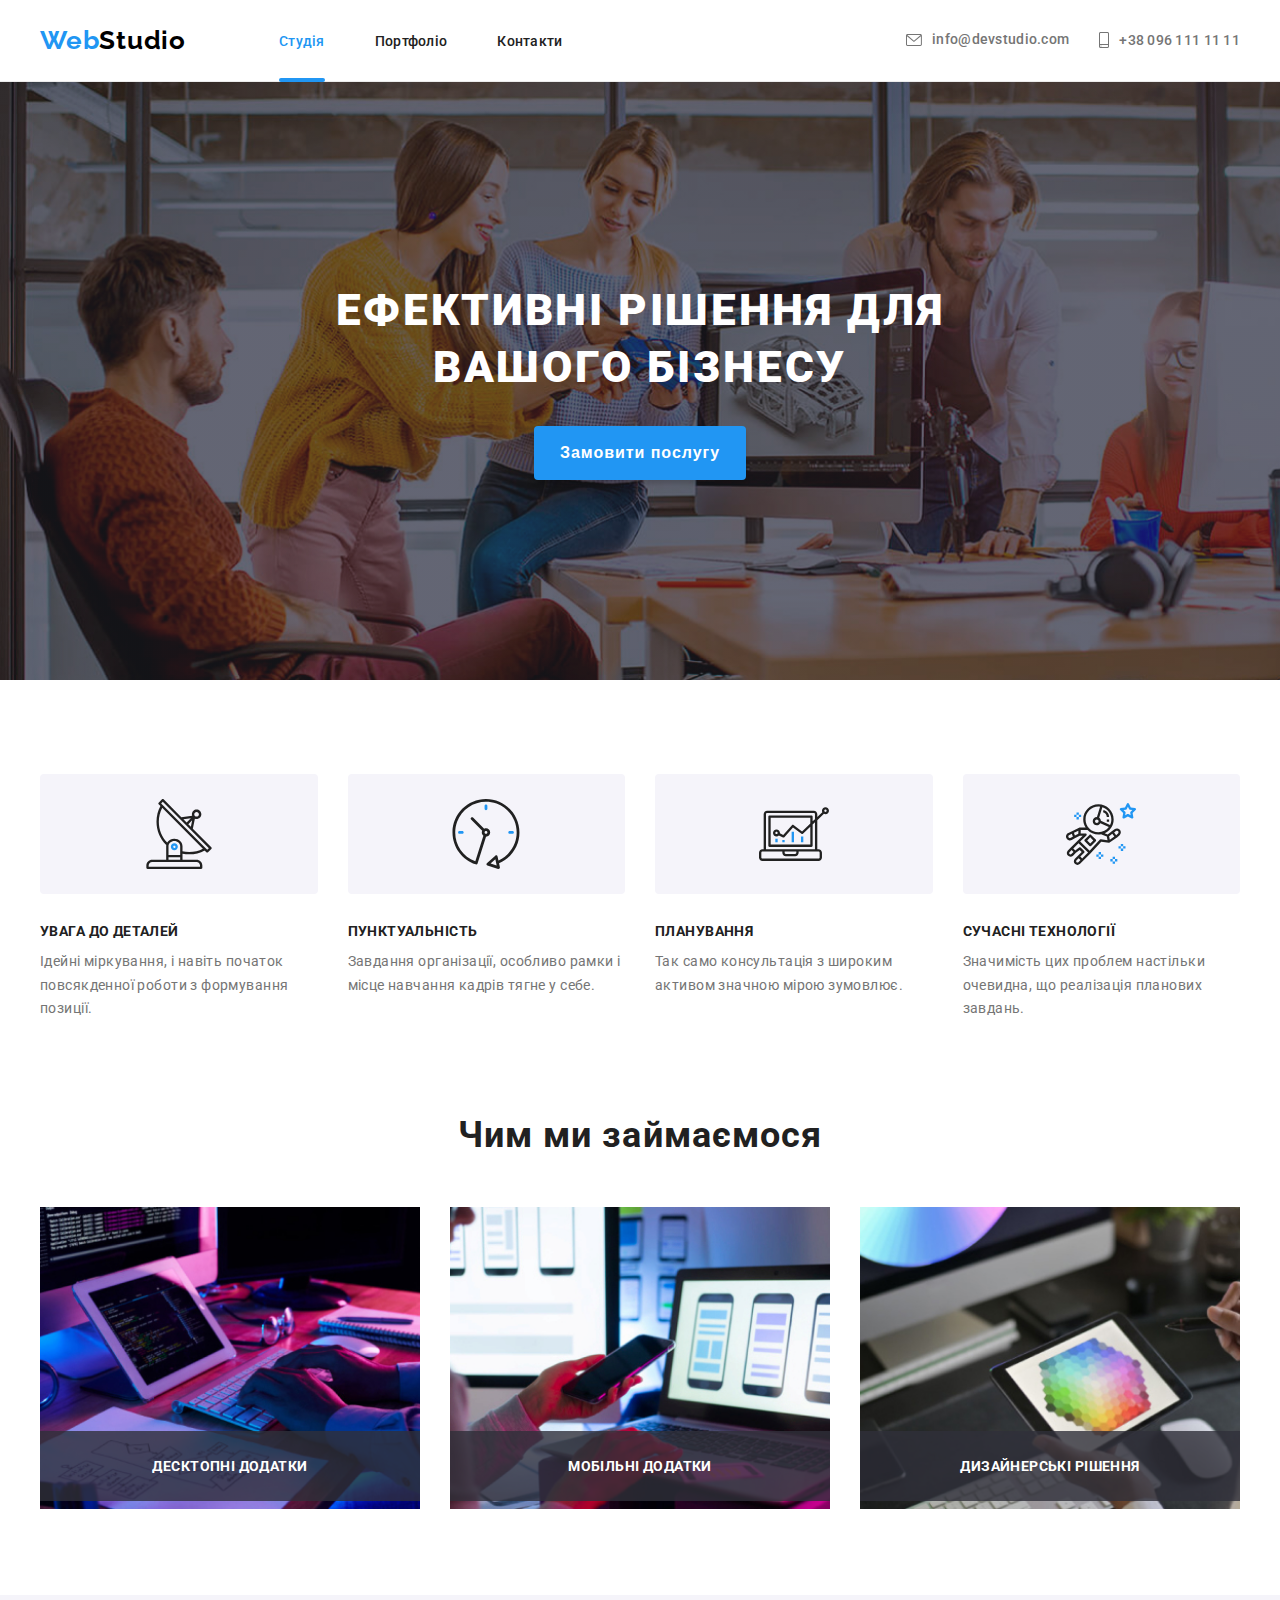
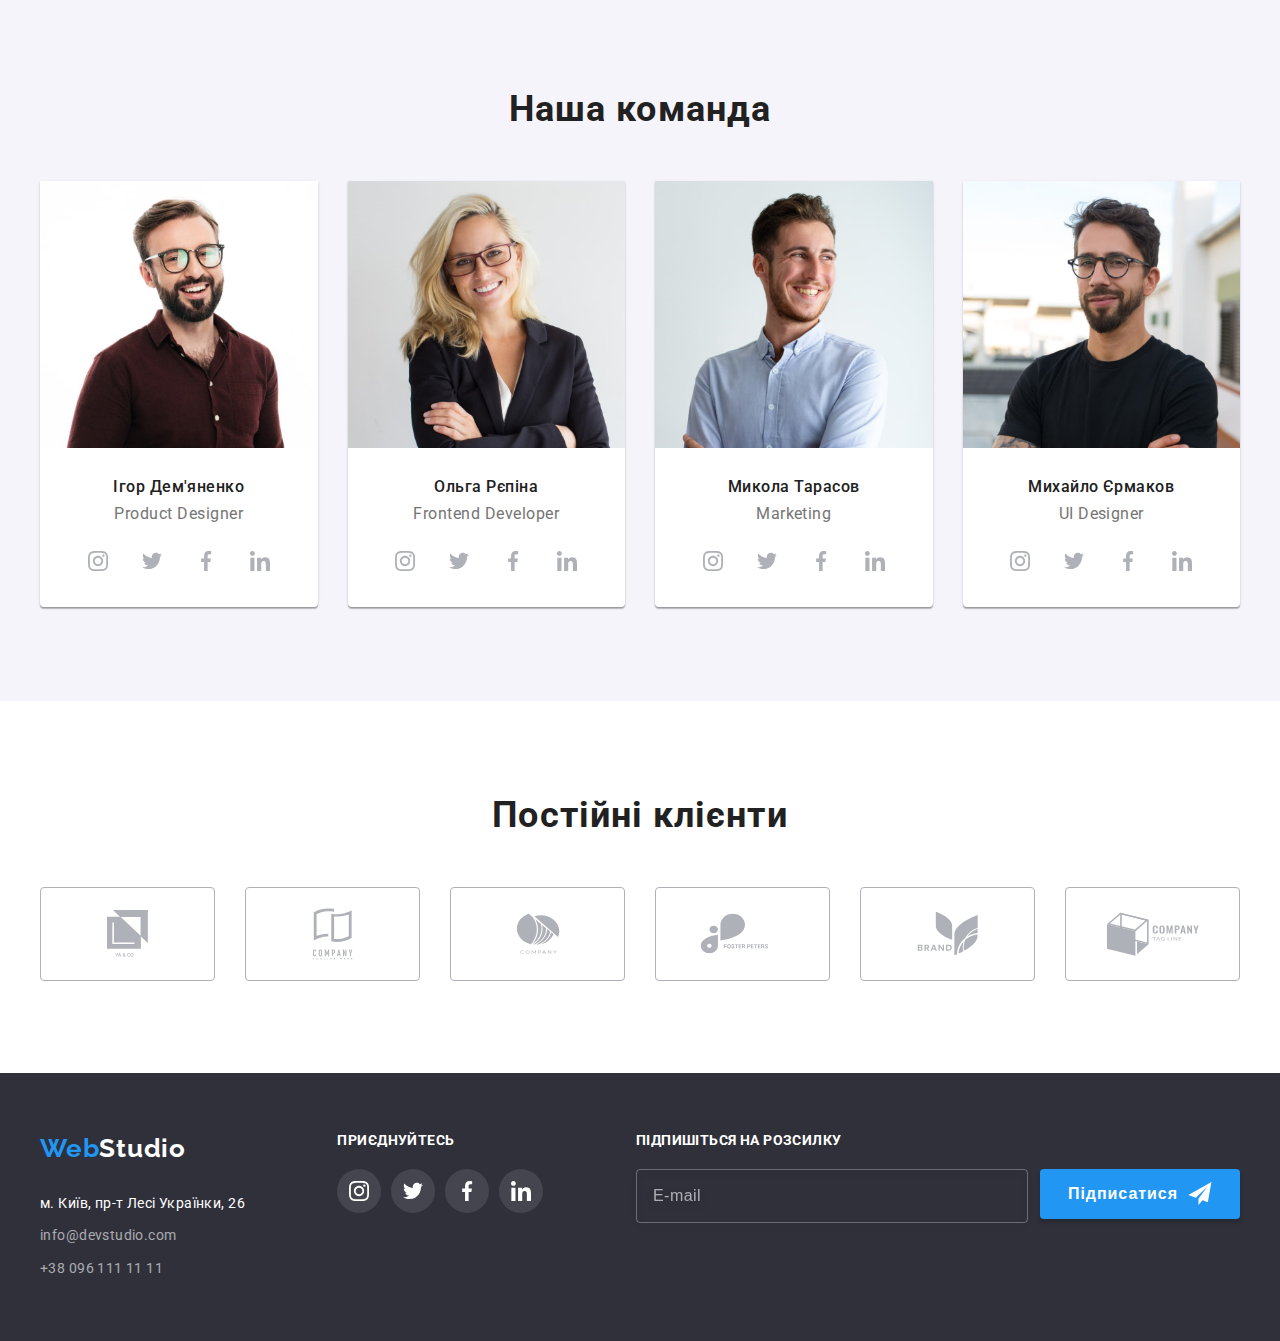
<file: index.html>
<!DOCTYPE html>
<html lang="uk">
  <head>
    <meta charset="UTF-8" />
    <meta http-equiv="X-UA-Compatible" content="IE=edge" />
    <meta name="viewport" content="width=device-width, initial-scale=1.0" />
    <title>Webstudio</title>
    <link rel="preconnect" href="https://fonts.googleapis.com" />
    <link rel="preconnect" href="https://fonts.gstatic.com" crossorigin />
    <link
      href="https://fonts.googleapis.com/css2?family=Raleway:wght@700&family=Roboto:wght@400;500;700;900&display=swap"
      rel="stylesheet"
    />
    <link rel="stylesheet" href="https://cdnjs.cloudflare.com/ajax/libs/modern-normalize/1.1.0/modern-normalize.min.css" integrity="sha512-wpPYUAdjBVSE4KJnH1VR1HeZfpl1ub8YT/NKx4PuQ5NmX2tKuGu6U/JRp5y+Y8XG2tV+wKQpNHVUX03MfMFn9Q==" crossorigin="anonymous" referrerpolicy="no-referrer" />
    <link rel="stylesheet" href="./css/main.min.css" />
  </head>
  <body>
    <header class="header">
      <div class="wrapper">
        <div class="header__content">
          <nav class="nav">
            <a href="./" lang="en" class="header__logo"><span class="logo--append">Web</span>Studio</a>
              <ul class="nav__list">
                <li class="nav__item"><a href="./" class="nav__link--selected">Студія</a></li>
                <li class="nav__item"><a href="./portfolio.html" class="nav__link">Портфоліо</a></li>
                <li class="nav__item"><a href="" class="nav__link">Контакти</a></li>
              </ul>
          </nav>
          <ul class="contacts">
            <li class="contacts__item">
            <a href="mailto:info@devstudio.com" class="contacts__link">
              <svg class="contacts__icon" width="16" height="12">
              <use href="./images/icons.svg#icon-envelope"></use>
            </svg><span>info@devstudio.com</span></a></li>
            <li class="contacts__item">
              <a href="tel:+380961111111" class="contacts__link">
                <svg class="contacts__icon" width="10" height="16">
                <use href="./images/icons.svg#icon-smartphone"></use>
              </svg><span>+38 096 111 11 11</span></a></li>
          </ul>
          <button type="button" 
            class="menu__button js-open-menu" 
            aria-expanded="false"
            aria-controls="mobile-menu"> 
            <svg width="40" height="40" aria-label="Button-to-menu">
              <use class="icon-menu" href="./images/icons.svg#icon-burger"></use>
            </svg>
          </button>
        </div>
      </div>
    </header>
    <div class="menu__container js-menu-container" id="mobile-menu">
      <button class="menu__button js-close-menu">
        <svg width="40" height="40">
          <use href="./images/icons.svg#icon-close_nav"></use>
        </svg>
      </button>
      <ul class="menu__pages">
        <li class="menu__item menu__item--selected"><a href="./index.html">Студія</a></li>
        <li class="menu__item"><a href="./portfolio.html">Портфоліо</a></li>
        <li class="menu__item"><a href="">Контакти</a></li>
      </ul>
      <ul class="menu__contacts">
        <li class="contacts-item__tel"><a href="tel:+380961111111">+380961111111</a></li>
        <li class="contacts-item__mail"><a href="mailto:info@devstudio.com">info@devstudio.com</a></li>
      </ul>
      <ul class="menu__links">
        <li class="menu__socials"><a href="">Instagram</a></li>
        <li class="menu__after">|</li>
        <li class="menu__socials"><a href="">Twitter</a></li>
        <li class="menu__after">|</li>
        <li class="menu__socials"><a href="">Facebook</a></li>
        <li class="menu__after">|</li>
        <li class="menu__socials"><a href="">LinkedIn</a></li>
      </ul>
    </div>
    <main>
      <section class="hero">
        <h1 class="hero__title">Ефективні рішення для<br> вашого бізнесу</h1>
        <button type="button" class="hero__button" data-modal-open>Замовити послугу</button>
        <div class="backdrop is-hidden" data-modal>
          <div class="modal">
            <button class="modal__close" data-modal-close>
              <svg class="modal__icon-close" width="11" height="11">
                <use href="./images/icons.svg#icon-close"></use>
              </svg>
            </button>
            <div class="modal__form">
              <form action="" name="" autocomplete="off" validate>
                <h1 class="modal__title">Залиште свої дані, ми вам передзвонимо</h1>
                    <label for="user_name" class="modal__label">Ім'я</label>
                    <div class="modal__form-field">
                    <svg width="12" height="12" class="modal__icon">
                      <use href="./images/icons.svg#icon-user"></use>
                    </svg>
                    <input class="modal__input" type="text" name="name" id="user_name" required>
                  </div>
                    <label for="user_tel" class="modal__label">Телефон</label>
                    <div class="modal__form-field">
                      <svg width="12" height="12" class="modal__icon">
                        <use href="./images/icons.svg#icon-tel"></use>
                      </svg>
                    <input class="modal__input" type="tel" name="tel" id="user_tel" required>
                  </div>
                    <label for="user_email" class="modal__label">Пошта</label>
                    <div class="modal__form-field">
                      <svg width="12" height="12" class="modal__icon">
                        <use href="./images/icons.svg#icon-email"></use>
                      </svg>
                    <input type="email" class="modal__input" name="email" id="user_email" required>
                  </div>
                  <label for="user_comment" class="modal__label">Коментар</label>
                  <div class="modal__form-field">
                    <textarea name="comment" class="modal__comment" id="user_comment" placeholder="Введіть текст"></textarea>
                  </div>
                  <div class="modal__check">
                    <label class="modal__check-title">
                      <input type="checkbox" name="agreement" value="agree" class="modal__agreement">
                      <svg width="11" height="8" class="modal__check-icon">
                      </svg>
                      Погоджуюся з розсилкою та приймаю <a href="" class="modal__check-link">Умови договору</a>
                    </label>
                    <button type="submit" class="modal__send">Відправити</button>
                  </div>
              </form>
            </div>
          </div>
        </div>
      </section>
      <section class="features">
        <div class="wrapper">
          <h2 class="hidden-title">Наші переваги</h2>
        <ul class="features-list">
          <li class="features-list__card">
              <div class="features-list__icon">
                <svg width="70" height="70">
                  <use href="./images/icons.svg#icon-antenna"></use>
                </svg>
              </div>
            <h3 class="features-list__title">УВАГА ДО ДЕТАЛЕЙ</h3>
            <p class="features-list__description">
              Ідейні міркування, і навіть початок повсякденної роботи з
              формування позиції.
            </p>
          </li>
          <li class="features-list__card">
            <div class="features-list__icon">
              <svg width="70" height="70">
                <use href="./images/icons.svg#icon-clock"></use>
              </svg>
            </div>
            <h3 class="features-list__title">ПУНКТУАЛЬНІСТЬ</h3>
            <p class="features-list__description">
              Завдання організації, особливо рамки і місце навчання кадрів тягне
              у себе.
            </p>
          </li>
          <li class="features-list__card">
            <div class="features-list__icon">
              <svg width="70" height="70">
                <use href="./images/icons.svg#icon-diagram"></use>
              </svg>
            </div>
            <h3 class="features-list__title">ПЛАНУВАННЯ</h3>
            <p class="features-list__description">
              Так само консультація з широким активом значною мірою зумовлює.
            </p>
          </li>
          <li class="features-list__card">
            <div class="features-list__icon">
              <svg width="70" height="70">
                <use href="./images/icons.svg#icon-astronaut"></use>
              </svg>
            </div>
            <h3 class="features-list__title">СУЧАСНІ ТЕХНОЛОГІЇ</h3>
            <p class="features-list__description">
              Значимість цих проблем настільки очевидна, що реалізація планових
              завдань.
            </p>
          </li>
        </ul>
        <div class="activity">
          <h2 class="section-title">Чим ми займаємося</h2>
          <ul class="activity__list">
            <li class="activity__card">
              <img 
              srcset="./images/box 1.jpg 1x, ./images/box 1@2x.jpg 2x"
              src="./images/box 1.jpg" alt="Написання коду" width="370" />
              <p class="activity__label">Десктопні додатки</p>
            </li>
            <li class="activity__card">
              <img 
              srcset="./images/box 2.jpg 1x, ./images/box 2@2x.jpg 2x"
              src="./images/box 2.jpg" alt="Веб-програмування" width="370" />
              <p class="activity__label">Мобільні додатки</p>
            </li>
            <li class="activity__card">
              <img 
              srcset="./images/box 3.jpg 1x, ./images/box 3@2x.jpg 2x"
              src="./images/box 3.jpg" alt="Веб-дизайн" width="370" />
              <p class="activity__label">Дизайнерські рішення</p>
            </li>
          </ul>
        </div>
        </div>
      </section>
      <section class="team">
        <div class="wrapper">
          <h2 class="section-title">Наша команда</h2>
        <ul class="team__list">
          <li class="team__card">
            <img 
            srcset="./images/img1.jpg 1x, ./images/img1@2x.jpg 2x"
            src="./images/img1.jpg" alt="Ігор Дем'яненко" width="270" />
            <div class="team__text">
              <h3 class="team__name">Ігор Дем'яненко</h3>
            <p lang="en" class="team__position">Product Designer</p>
            </div>
            <ul class="social-list">
              <li class="social-list__item">
               <a href="" class="social-list__link--light">
                <svg class="social-list__icon" width="20" height="20">
                  <use href="./images/icons.svg#icon-instagram"></use>
                </svg>
               </a>
              </li>
              <li class="social-list__item">
                <a href="" class="social-list__link--light">
                  <svg class="social-list__icon" width="20" height="20">
                    <use href="./images/icons.svg#icon-twitter"></use>
                  </svg>
                 </a>
              </li>
              <li class="social-list__item">
                <a href="" class="social-list__link--light">
                  <svg class="social-list__icon" width="20" height="20">
                    <use href="./images/icons.svg#icon-facebook"></use>
                  </svg>
                 </a>
              </li>
              <li class="social-list__item">
                <a href="" class="social-list__link--light">
                  <svg class="social-list__icon" width="20" height="20">
                    <use href="./images/icons.svg#icon-linkedin"></use>
                  </svg>
                 </a>
              </li>
            </ul>
          </li>
          <li class="team__card">
            <img
            srcset="./images/img2.jpg 1x, ./images/img2@2x.jpg 2x" 
            src="./images/img2.jpg" alt="Ольга Рєпіна" width="270" />
            <div class="team__text">
              <h3 class="team__name">Ольга Рєпіна</h3>
              <p lang="en" class="team__position">Frontend Developer</p>
            </div>
            <ul class="social-list">
              <li class="social-list__item">
               <a href="" class="social-list__link--light">
                <svg class="social-list__icon" width="20" height="20">
                  <use href="./images/icons.svg#icon-instagram"></use>
                </svg>
               </a>
              </li>
              <li class="social-list__item">
                <a href="" class="social-list__link--light">
                  <svg class="social-list__icon" width="20" height="20">
                    <use href="./images/icons.svg#icon-twitter"></use>
                  </svg>
                 </a>
              </li>
              <li class="social-list__item">
                <a href="" class="social-list__link--light">
                  <svg class="social-list__icon" width="20" height="20">
                    <use href="./images/icons.svg#icon-facebook"></use>
                  </svg>
                 </a>
              </li>
              <li class="social-list__item">
                <a href="" class="social-list__link--light">
                  <svg class="social-list__icon" width="20" height="20">
                    <use href="./images/icons.svg#icon-linkedin"></use>
                  </svg>
                 </a>
              </li>
            </ul>
          </li>
          <li class="team__card">
            <img
            srcset="./images/img3.jpg 1x, ./images/img3@2x.jpg 2x" 
            src="./images/img3.jpg" alt="Микола Тарасов" width="270" />
            <div class="team__text">
              <h3 class="team__name">Микола Тарасов</h3>
              <p lang="en" class="team__position">Marketing</p>
            </div>
            <ul class="social-list">
              <li class="social-list__item">
               <a href="" class="social-list__link--light">
                <svg class="social-list__icon" width="20" height="20">
                  <use href="./images/icons.svg#icon-instagram"></use>
                </svg>
               </a>
              </li>
              <li class="social-list__item">
                <a href="" class="social-list__link--light">
                  <svg class="social-list__icon" width="20" height="20">
                    <use href="./images/icons.svg#icon-twitter"></use>
                  </svg>
                 </a>
              </li>
              <li class="social-list__item">
                <a href="" class="social-list__link--light">
                  <svg class="social-list__icon" width="20" height="20">
                    <use href="./images/icons.svg#icon-facebook"></use>
                  </svg>
                 </a>
              </li>
              <li class="social-list__item">
                <a href="" class="social-list__link--light">
                  <svg class="social-list__icon" width="20" height="20">
                    <use href="./images/icons.svg#icon-linkedin"></use>
                  </svg>
                 </a>
              </li>
            </ul>
          </li>
          <li class="team__card">
            <img 
            srcset="./images/img4.jpg 1x, ./images/img4@2x.jpg 2x"
            src="./images/img4.jpg" alt="Михайло Єрмаков" width="270" />
            <div class="team__text">
              <h3 class="team__name">Михайло Єрмаков</h3>
              <p lang="en" class="team__position">UI Designer</p>
            </div>
            <ul class="social-list">
              <li class="social-list__item">
               <a href="" class="social-list__link--light">
                <svg class="social-list__icon" width="20" height="20">
                  <use href="./images/icons.svg#icon-instagram"></use>
                </svg>
               </a>
              </li>
              <li class="social-list__item">
                <a href="" class="social-list__link--light">
                  <svg class="social-list__icon" width="20" height="20">
                    <use href="./images/icons.svg#icon-twitter"></use>
                  </svg>
                 </a>
              </li>
              <li class="social-list__item">
                <a href="" class="social-list__link--light">
                  <svg class="social-list__icon" width="20" height="20">
                    <use href="./images/icons.svg#icon-facebook"></use>
                  </svg>
                 </a>
              </li>
              <li class="social-list__item">
                <a href="" class="social-list__link--light">
                  <svg class="social-list__icon" width="20" height="20">
                    <use href="./images/icons.svg#icon-linkedin"></use>
                  </svg>
                 </a>
              </li>
            </ul>
          </li>
        </ul>
        </div>
      </section>
      <section class="clients">
        <div class="wrapper">
          <h2 class="section-title">Постійні клієнти</h2>
          <ul class="clients__list">
            <li class="clients__card">
              <a href="" class="clients__link">              
                <svg class="clients__icon" width="41" height="47">
                <use href="./images/icons.svg#icon-group1"></use>
              </svg></a>
            </li>
            <li class="clients__card">
              <a href=""  class="clients__link"> 
                <svg class="clients__icon" width="40" height="52">
                <use href="./images/icons.svg#icon-group2" ></use>
              </svg></a>
            </li>
            <li class="clients__card">
              <a href="" class="clients__link">              
                <svg class="clients__icon" width="44" height="41">
                <use href="./images/icons.svg#icon-group3"></use>
              </svg></a>
            </li>
            <li class="clients__card">
              <a href="" class="clients__link">              
                <svg class="clients__icon" width="85" height="41">
                <use href="./images/icons.svg#icon-group4"></use>
              </svg></a>
            </li>
            <li class="clients__card">
              <a href="" class="clients__link">              
                <svg class="clients__icon" width="62" height="45">
                <use href="./images/icons.svg#icon-group5"></use>
              </svg></a>
            </li>
            <li class="clients__card">
              <a href="" class="clients__link">
                <svg class="clients__icon" width="94" height="44">
                  <use href="./images/icons.svg#icon-group6"></use>
                </svg>
              </a>
            </li>
          </ul>
        </div>
      </section>
    </main>
    <footer class="footer">
      <div class="wrapper">
        <div class="footer__content">
          <div class="address">
            <a href="./" lang="en" class="footer__logo"><span class="logo--append">Web</span><span>Studio</span></a>
            <address>
              <ul class="address-list">
                <li class="address-list__item">
                  <a
                    href="https://www.google.com/maps/d/u/0/viewer?mid=10uSM3H-mIU3GznYo2szRIEphczw&hl=en_US&ll=50.42732700000001%2C30.538092&z=17"
                     class="address-list__link">м. Київ, пр-т Лесі Українки, 26</a
                  >
                </li>
                <li class="address-list__item">
                  <a href="mailto:mailto:info@devstudio.com" class="address-list__link">info@devstudio.com</a>
                </li>
                <li class="address-list__item "><a href="tel:+380961111111" class="address-list__link">+38 096 111 11 11</a></li>
              </ul>
            </address>
          </div>
          <div class="social">
            <h3 class="footer__title">приєднуйтесь</h3>
            <ul class="social-list">
              <li class="social-list__item">
                <a href="" class="social-list__link--dark">
                  <svg class="social-list__icon" width="20" height="20">
                    <use href="./images/icons.svg#icon-instagram"></use>
                  </svg>
                </a>
              </li>
              <li class="social-list__item">
                <a href="" class="social-list__link--dark">
                  <svg class="social-list__icon"  width="20" height="20">
                    <use href="./images/icons.svg#icon-twitter"></use>
                  </svg>
                </a>
              </li>
              <li class="social-list__item">
                <a href="" class="social-list__link--dark">                
                  <svg class="social-list__icon" width="20" height="20">
                  <use href="./images/icons.svg#icon-facebook"></use>
                </svg></a>
              </li>
              <li class="social-list__item">
                <a href="" class="social-list__link--dark">
                  <svg class="social-list__icon" width="20" height="20">
                    <use href="./images/icons.svg#icon-linkedin"></use>
                  </svg>
                </a>
              </li>
            </ul>
          </div>
          <div class="subscribe">
            <h3 class="footer__title">Підпишіться на розсилку</h3>
            <form action="" autocomplete="off" name="news" class="subscribe__form">
              <input type="email" name="email" placeholder="E-mail" class="subscribe__input">
              <button type="submit" class="subscribe__button">Підписатися
                <svg width="24" height="24" class="subscribe__icon">
                  <use href="./images/icons.svg#icon-send"></use>
                </svg>
              </button>
            </form>
          </div>
        </div>
      </div>
    </footer>
    <script src="./js/modal.js"></script>
    <script src="./js/mobile-menu.js"></script> 
  </body>
</html>
</file>
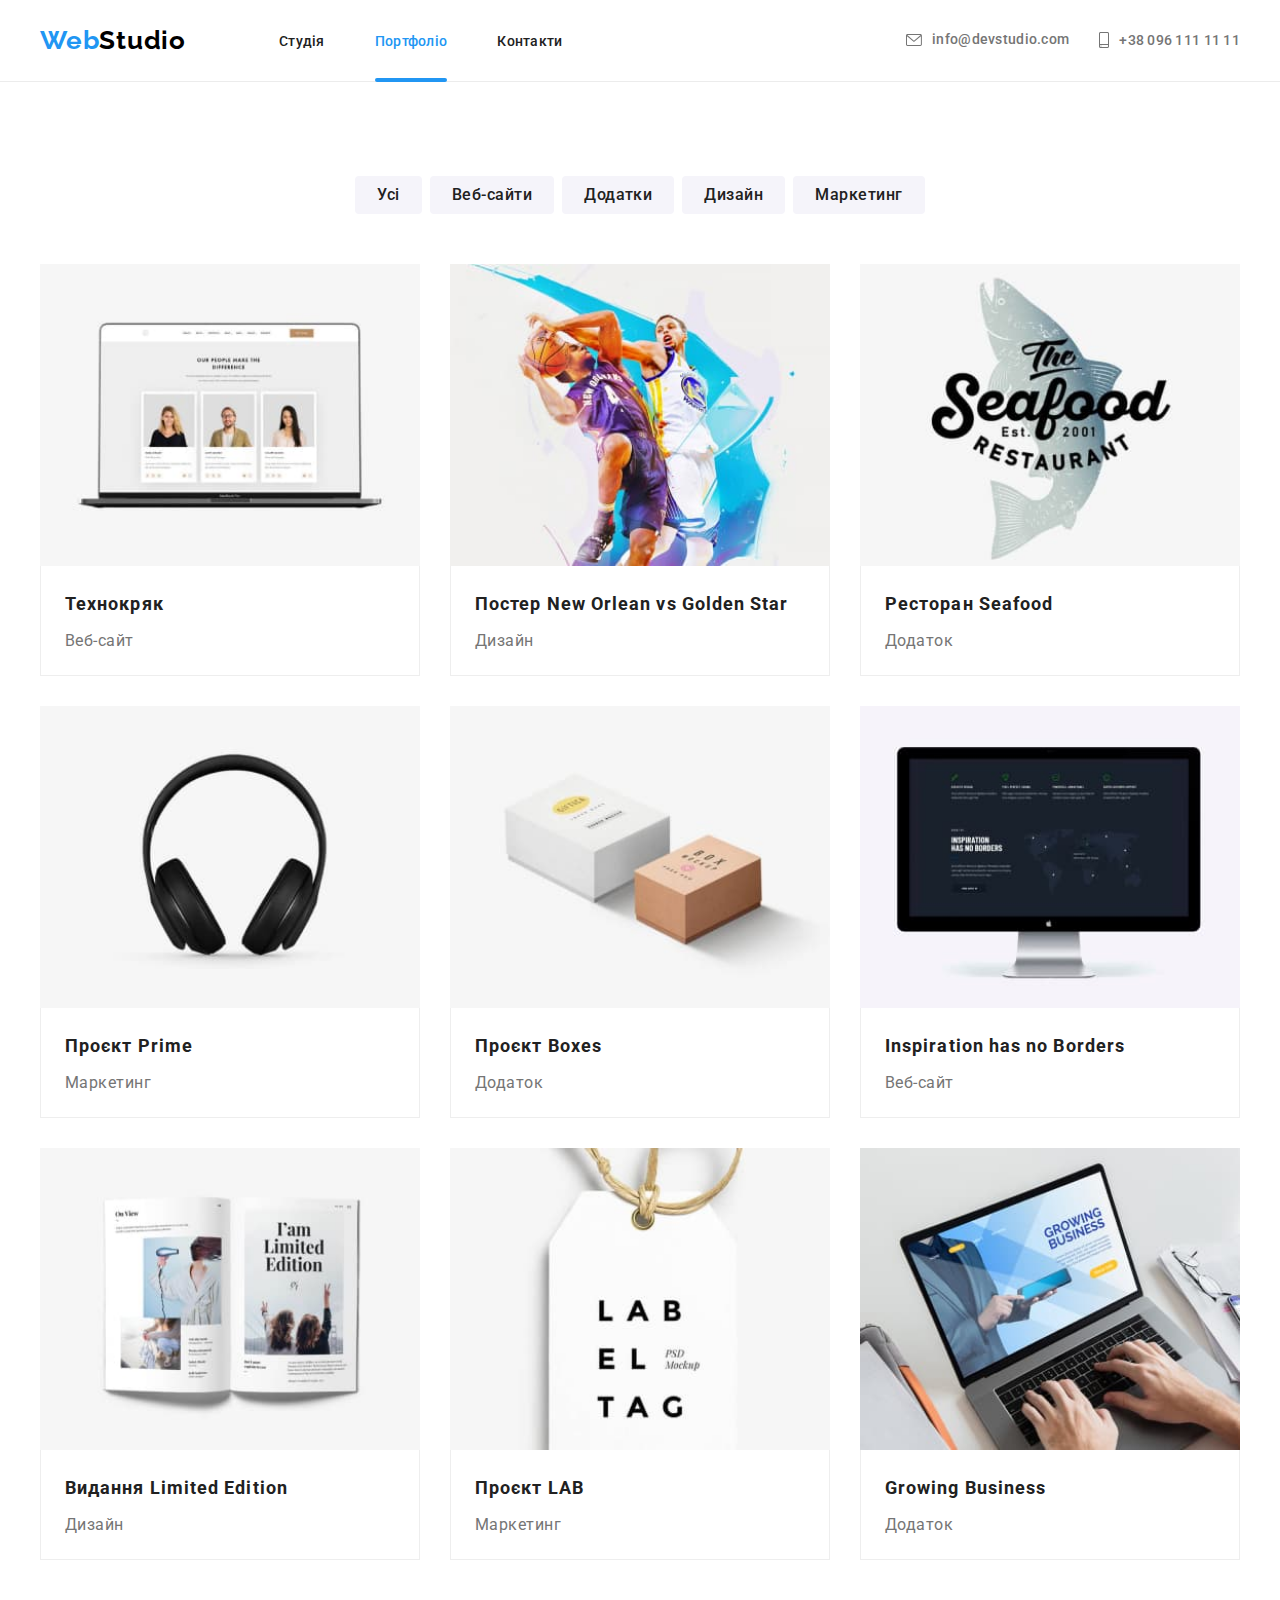
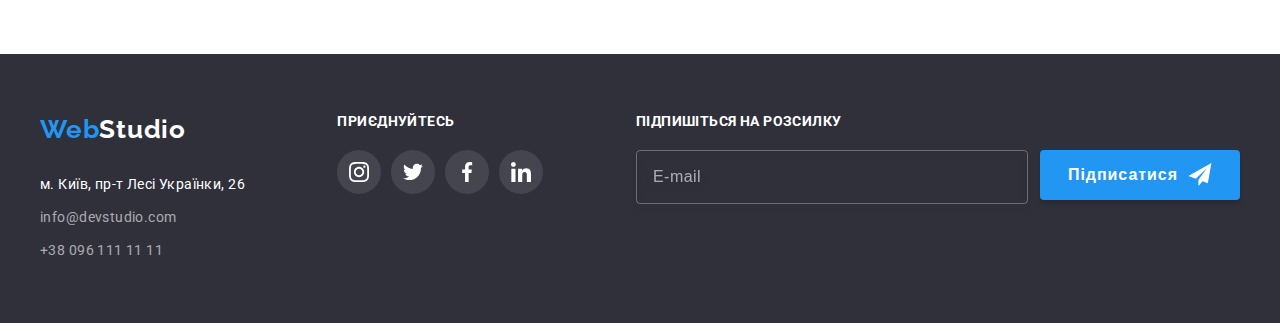
<file: portfolio.html>
<!DOCTYPE html>
<html lang="uk">
  <head>
    <meta charset="UTF-8" />
    <meta http-equiv="X-UA-Compatible" content="IE=edge" />
    <meta name="viewport" content="width=device-width, initial-scale=1.0" />
    <title>Portfolio</title>
    <link rel="preconnect" href="https://fonts.googleapis.com" />
    <link rel="preconnect" href="https://fonts.gstatic.com" crossorigin />
    <link
      href="https://fonts.googleapis.com/css2?family=Raleway:wght@700&family=Roboto:wght@400;500;700;900&display=swap"
      rel="stylesheet"
    />
    <link rel="stylesheet" href="https://cdnjs.cloudflare.com/ajax/libs/modern-normalize/1.1.0/modern-normalize.min.css" integrity="sha512-wpPYUAdjBVSE4KJnH1VR1HeZfpl1ub8YT/NKx4PuQ5NmX2tKuGu6U/JRp5y+Y8XG2tV+wKQpNHVUX03MfMFn9Q==" crossorigin="anonymous" referrerpolicy="no-referrer" />
    <link rel="stylesheet" href="./css/main.min.css" />
  </head>
  <body>
    <header class="header">
      <div class="wrapper">
        <div class="header__content">
          <nav class="nav">
            <a href="./" lang="en" class="header__logo"><span class="logo--append">Web</span>Studio</a>
              <ul class="nav__list">
                <li class="nav__item"><a href="./" class="nav__link">Студія</a></li>
                <li class="nav__item"><a href="./portfolio.html" class="nav__link--selected">Портфоліо</a></li>
                <li class="nav__item"><a href="" class="nav__link">Контакти</a></li>
              </ul>
          </nav>
          <ul class="contacts">
            <li class="contacts__item">
            <a href="mailto:info@devstudio.com" class="contacts__link">
              <svg class="contacts__icon" width="16" height="12">
              <use href="./images/icons.svg#icon-envelope"></use>
            </svg><span>info@devstudio.com</span></a></li>
            <li class="contacts__item">
              <a href="tel:+380961111111" class="contacts__link">
                <svg class="contacts__icon" width="10" height="16">
                <use href="./images/icons.svg#icon-smartphone"></use>
              </svg><span>+38 096 111 11 11</span></a></li>
          </ul>
          <button type="button" 
            class="menu__button js-open-menu" 
            aria-expanded="false"
            aria-controls="mobile-menu"> 
            <svg width="40" height="40" aria-label="Button-to-menu">
              <use class="icon-menu" href="./images/icons.svg#icon-burger"></use>
            </svg>
          </button>
        </div>
      </div>
    </header>
    <main>
        <section class="portfolio">
            <div class="wrapper">
                <h2 class="hidden-title">Портфоліо</h2>
                <ul class="filter">
                  <li class="filter__item"><button type="button" data-filter="all" class="filter__button">Усі</button></li>
                  <li class="filter__item"><button type="button" data-filter="web" class="filter__button">Веб-сайти</button></li>
                  <li class="filter__item"><button type="button" data-filter="app" class="filter__button">Додатки</button></li>
                  <li class="filter__item"><button type="button" data-filter="design" class="filter__button">Дизайн</button></li>
                  <li class="filter__item"><button type="button" data-filter="marketing" class="filter__button">Маркетинг</button></li>
                </ul>
                <ul class="projects">
                  <li class="projects__card f_web">
                    <div class="projects__image">
                      <img 
                      srcset="./images/project1.jpg 1x, ./images/project1@2x.jpg 2x"
                      src="./images/project1.jpg" alt="Технокряк" width="370" />
                        <p class="projects__description">Ресурс пропонує комплексні пропозиції з різним рівнем функціоналу та сервісів. Все це дозволить відвідувачу отримати вичерпні відомості про компанію чи приватну особу.</p>
                    </div>
                    <div class="projects__text">
                      <h3 class="projects__name">Технокряк</h3>
                      <p class="projects__filter">Веб-сайт</p>
                    </div>
                  </li>
                  <li class="projects__card f_design">
                    <div class="projects__image">
                      <img
                      srcset="./images/project2.jpg 1x, ./images/project2@2x.jpg 2x"
                      src="./images/project2.jpg"
                      alt="Постер New Orlean vs Golden Star" width="370"
                    />
                    <p class="projects__description"></p>
                    </div>
                    <div class="projects__text">
                      <h3 class="projects__name">Постер New Orlean vs Golden Star</h3>
                      <p class="projects__filter">Дизайн</p>
                    </div>
                  </li>
                  <li class="projects__card f_app">
                    <div class="projects__image">
                      <img 
                      srcset="./images/project3.jpg 1x, ./images/project3@2x.jpg 2x"
                      src="./images/project3.jpg" alt="Ресторан Seafood" width="370" />
                      <p class="projects__description"></p>
                    </div>
                    <div class="projects__text">
                      <h3 class="projects__name">Ресторан Seafood</h3>
                      <p class="projects__filter">Додаток</p>
                    </div>
                  </li>
                  <li class="projects__card f_marketing">
                    <div class="projects__image">
                      <img 
                      srcset="./images/project4.jpg 1x, ./images/project4@2x.jpg 2x"
                      src="./images/project4.jpg" alt="Проєкт Prime" width="370" />
                      <p class="projects__description"></p>
                    </div>
                    <div class="projects__text">
                      <h3 class="projects__name">Проєкт Prime</h3>
                      <p class="projects__filter">Маркетинг</p>
                    </div>
                  </li>
                  <li class="projects__card f_app">
                    <div class="projects__image">
                      <img 
                      srcset="./images/project5.jpg 1x, ./images/project5@2x.jpg 2x"
                      src="./images/project5.jpg" alt="Проєкт Boxes" width="370" />
                      <p class="projects__description"></p>
                    </div>
                    <div class="projects__text">
                      <h3 class="projects__name">Проєкт Boxes</h3>
                      <p class="projects__filter">Додаток</p>
                    </div>
                  </li>
                  <li class="projects__card f_web">
                    <div class="projects__image">     
                      <img 
                      srcset="./images/project6.jpg 1x, ./images/project6@2x.jpg 2x"
                      src="./images/project6.jpg" alt="Inspiration has no Borders" width="370" />
                      <p class="projects__description"></p>
                    </div>
                    <div class="projects__text">
                      <h3 class="projects__name">Inspiration has no Borders</h3>
                      <p class="projects__filter">Веб-сайт</p>
                    </div>
                  </li>
                  <li class="projects__card f_design">
                  <div class="projects__image">
                    <img 
                    srcset="./images/project7.jpg 1x, ./images/project7@2x.jpg 2x"
                    src="./images/project7.jpg" alt="Видання Limited Edition" width="370" />
                    <p class="projects__description"></p>
                  </div>
                    <div class="projects__text">
                      <h3 class="projects__name">Видання Limited Edition</h3>
                      <p class="projects__filter">Дизайн</p>
                    </div>
                  </li>
                  <li class="projects__card f_marketing">
                    <div class="projects__image">
                      <img 
                      srcset="./images/project8.jpg 1x, ./images/project8@2x.jpg 2x"
                      src="./images/project8.jpg" alt="Проєкт LAB" width="370" />
                      <p class="projects__description"></p>
                    </div>
                    <div class="projects__text">
                      <h3 class="projects__name">Проєкт LAB</h3>
                      <p class="projects__filter">Маркетинг</p>
                    </div>
                  </li>
                  <li class="projects__card f_app">
                    <div class="projects__image">
                      <img 
                      srcset="./images/project9.jpg 1x, ./images/project9@2x.jpg 2x"
                      src="./images/project9.jpg" alt="Growing Business" width="370" />
                      <p class="projects__description"></p>
                    </div>
                    <div class="projects__text">
                      <h3 class="projects__name">Growing Business</h3>
                      <p class="projects__filter">Додаток</p>
                    </div>
                  </li>
                </ul>
              </div>
        </section>
    </main>
    <footer class="footer">
        <div class="wrapper">
          <div class="footer__content">
            <div class="address">
              <a href="./" lang="en" class="footer__logo"><span class="logo--append">Web</span><span>Studio</span></a>
              <address>
                <ul class="address-list">
                  <li class="address-list__item">
                    <a
                      href="https://www.google.com/maps/d/u/0/viewer?mid=10uSM3H-mIU3GznYo2szRIEphczw&hl=en_US&ll=50.42732700000001%2C30.538092&z=17"
                       class="address-list__link">м. Київ, пр-т Лесі Українки, 26</a
                    >
                  </li>
                  <li class="address-list__item">
                    <a href="mailto:mailto:info@devstudio.com" class="address-list__link">info@devstudio.com</a>
                  </li>
                  <li class="address-list__item "><a href="tel:+380961111111" class="address-list__link">+38 096 111 11 11</a></li>
                </ul>
              </address>
            </div>
            <div class="social">
              <h3 class="footer__title">приєднуйтесь</h3>
              <ul class="social-list">
                <li class="social-list__item">
                  <a href="" class="social-list__link--dark">
                    <svg class="social-list__icon" width="20" height="20">
                      <use href="./images/icons.svg#icon-instagram"></use>
                    </svg>
                  </a>
                </li>
                <li class="social-list__item">
                  <a href="" class="social-list__link--dark">
                    <svg class="social-list__icon"  width="20" height="20">
                      <use href="./images/icons.svg#icon-twitter"></use>
                    </svg>
                  </a>
                </li>
                <li class="social-list__item">
                  <a href="" class="social-list__link--dark">                
                    <svg class="social-list__icon" width="20" height="20">
                    <use href="./images/icons.svg#icon-facebook"></use>
                  </svg></a>
                </li>
                <li class="social-list__item">
                  <a href="" class="social-list__link--dark">
                    <svg class="social-list__icon" width="20" height="20">
                      <use href="./images/icons.svg#icon-linkedin"></use>
                    </svg>
                  </a>
                </li>
              </ul>
            </div>
            <div class="subscribe">
              <h3 class="footer__title">Підпишіться на розсилку</h3>
              <form action="" autocomplete="off" name="news" class="subscribe__form">
                <input type="email" name="email" placeholder="E-mail" class="subscribe__input">
                <button type="submit" class="subscribe__button">Підписатися
                  <svg width="24" height="24" class="subscribe__icon">
                    <use href="./images/icons.svg#icon-send"></use>
                  </svg>
                </button>
              </form>
            </div>
          </div>
        </div>
      </footer>
      <div class="menu__container js-menu-container" id="mobile-menu">
        <button class="menu__button js-close-menu">
          <svg width="40" height="40">
            <use href="./images/icons.svg#icon-close_nav"></use>
          </svg>
        </button>
        <ul class="menu__pages">
          <li class="menu__item"><a href="./index.html" class="menu__link">Студія</a></li>
          <li class="menu__item menu__item--selected"><a href="./portfolio.html" class="menu__link">Портфоліо</a></li>
          <li class="menu__item"><a href="" class="menu__link">Контакти</a></li>
        </ul>
        <ul class="menu__contacts">
          <li class="contacts-item__tel"><a href="tel:+380961111111">+380961111111</a></li>
          <li class="contacts-item__mail"><a href="mailto:info@devstudio.com">info@devstudio.com</a></li>
        </ul>
        <ul class="menu__links">
          <li class="menu__socials"><a href="">Instagram</a></li>
          <li class="menu__after">|</li>
          <li class="menu__socials"><a href="">Twitter</a></li>
          <li class="menu__after">|</li>
          <li class="menu__socials"><a href="">Facebook</a></li>
          <li class="menu__after">|</li>
          <li class="menu__socials"><a href="">LinkedIn</a></li>
        </ul>
      </div>
    <script src="./js/modal.js"></script>
    <script src="./js/mobile-menu.js"></script> 
    <script src="./js/filter-portfolio.js"></script>
  </body>
</html>
</file>
<file: css/main.min.css>
.address-list,.filter,.clients__list,.social-list,.activity__list,.menu__links,.nav__list{display:-webkit-box;display:-ms-flexbox;display:flex;list-style:none;padding-left:0;margin:0}.projects,.team__list,.features-list,.menu__contacts,.menu__pages,.contacts{list-style:none;padding-left:0;margin:0}.footer__title,.projects__name,.team__position,.team__name,.features-list__description,.modal__title,.hero__title,.section-title{margin-top:0}.address-list__link,.contacts__link,.nav__link,.nav__link--selected,.footer__logo,.header__logo{text-decoration:none;color:inherit}.address-list{font-style:normal}.footer__logo,.header__logo{font-family:"Raleway",sans-serif;font-size:24px;line-height:1.16666;font-weight:700;letter-spacing:.03em}@media screen and (min-width: 1200px){.footer__logo,.header__logo{font-size:26px;line-height:1.19}}.nav__link::after,.nav__link--selected::after{content:"";height:4px;position:absolute;background-color:#2196f3;border-radius:2px;bottom:-33px}.subscribe__button,.modal__send,.hero__button{font-weight:700;font-size:16px;line-height:1.875;text-align:center;letter-spacing:.06em;color:#fff;background-color:#2196f3;-webkit-box-shadow:0px 4px 4px rgba(0,0,0,.15);box-shadow:0px 4px 4px rgba(0,0,0,.15);border-radius:4px;border-color:rgba(0,0,0,0);cursor:pointer;-webkit-transition:background-color 250ms cubic-bezier(0.4, 0, 0.2, 1);transition:background-color 250ms cubic-bezier(0.4, 0, 0.2, 1)}body{margin:0;padding:0;font-family:"Roboto","Helvetica","Tahoma",sans-serif;color:#212121;background-color:#f5f4fa}.wrapper{padding-left:15px;padding-right:15px;margin:0 auto;max-width:480px}@media screen and (min-width: 768px){.wrapper{max-width:768px}}@media screen and (min-width: 1200px){.wrapper{max-width:1200px}}.section-title{font-weight:700;font-size:28px;line-height:1.18;text-align:center;letter-spacing:.03em;margin-bottom:30px}@media screen and (min-width: 1200px){.section-title{font-size:36px;line-height:1.16;margin-bottom:50px}}a{text-decoration:none;color:inherit}img{display:block;width:100%;height:auto}.logo--append{color:#2196f3}.header__logo{color:#000}.footer__logo{color:#fff}.header{background-color:#fff;border-bottom:1px solid #ececec}.header__content{display:-webkit-box;display:-ms-flexbox;display:flex;-webkit-box-align:center;-ms-flex-align:center;align-items:center;-webkit-box-pack:justify;-ms-flex-pack:justify;justify-content:space-between;position:relative}.nav{display:-webkit-box;display:-ms-flexbox;display:flex;-webkit-box-align:center;-ms-flex-align:center;align-items:center}.nav__list{-webkit-box-align:center;-ms-flex-align:center;align-items:center;margin-left:88px}@media screen and (min-width: 1200px){.nav__list{margin-left:93px}}.nav__item:nth-child(2){margin:0 50px}.nav__link,.nav__link--selected{font-weight:500;font-size:14px;line-height:1.1;letter-spacing:.02em;position:relative;-webkit-transition:color 250ms cubic-bezier(0.4, 0, 0.2, 1);transition:color 250ms cubic-bezier(0.4, 0, 0.2, 1)}.nav__link:hover,.nav__link--selected:hover,.nav__link:focus,.nav__link--selected:focus{color:#2196f3;width:100%;left:0;right:0}.nav__link:hover::after,.nav__link--selected:hover::after{width:100%;left:0;right:0}.nav__link::after,.nav__link--selected::after{width:0;left:50%;-webkit-transition:width 250ms cubic-bezier(0.4, 0, 0.2, 1),left 250ms cubic-bezier(0.4, 0, 0.2, 1),right 250ms cubic-bezier(0.4, 0, 0.2, 1);transition:width 250ms cubic-bezier(0.4, 0, 0.2, 1),left 250ms cubic-bezier(0.4, 0, 0.2, 1),right 250ms cubic-bezier(0.4, 0, 0.2, 1)}.nav__link--selected{color:#2196f3}.nav__link--selected::after{width:100%;left:0;right:0}.contacts__icon{margin-right:8px;fill:currentColor}.contacts__link{color:#757575;display:-webkit-box;display:-ms-flexbox;display:flex;-webkit-box-orient:horizontal;-webkit-box-direction:normal;-ms-flex-direction:row;flex-direction:row;-webkit-box-align:center;-ms-flex-align:center;align-items:center;font-weight:500;font-size:12px;line-height:1.1;letter-spacing:.02em;-webkit-transition:color 250ms cubic-bezier(0.4, 0, 0.2, 1);transition:color 250ms cubic-bezier(0.4, 0, 0.2, 1)}.contacts__link:hover,.contacts__link:focus{color:#2196f3}@media screen and (max-width: 767px){.header{padding-top:10px;padding-bottom:10px}.nav__list{display:none}.contacts{display:none}}@media screen and (min-width: 768px){.header{padding-top:21px;padding-bottom:21px}}@media screen and (max-width: 1199px){.contacts__item:first-child{margin-bottom:10px}}@media screen and (min-width: 1200px){.header{padding-top:25px;padding-bottom:25px}.contacts{display:-webkit-box;display:-ms-flexbox;display:flex}.contacts__item:first-child{margin-right:30px}.contacts__icon{margin-right:10px}.contacts__link{font-size:14px}}.menu__button{display:-webkit-box;display:-ms-flexbox;display:flex;margin:0;padding:0;border:none;background-color:rgba(0,0,0,0);outline:none}.menu__button:hover,.menu__button:focus,.menu__button:active{fill:#2196f3}.menu__container{position:fixed;top:0;left:0;width:100vw;height:100vh;padding:48px 40px calc(48px + 5vh) 40px;background-color:#fff;z-index:999;-webkit-transform:translateX(100%);transform:translateX(100%);-webkit-transition:-webkit-transform 250ms ease-in-out;transition:-webkit-transform 250ms ease-in-out;transition:transform 250ms ease-in-out;transition:transform 250ms ease-in-out, -webkit-transform 250ms ease-in-out;overflow-y:scroll}.menu__container.is-open{-webkit-transform:translateX(0);transform:translateX(0)}.menu__container .menu__button{position:absolute;top:10px;right:15px}.menu__item{font-weight:500;font-size:40px;line-height:1.175;letter-spacing:.02em;-webkit-transition:color 250ms cubic-bezier(0.4, 0, 0.2, 1);transition:color 250ms cubic-bezier(0.4, 0, 0.2, 1)}.menu__item:hover,.menu__item:focus{color:#2196f3}.menu__item:not(:last-child){margin-bottom:32px}.menu__item--selected{color:#2196f3}.menu__contacts{margin-top:306px}.contacts-item__tel{font-weight:500;font-size:34px;line-height:1.176;letter-spacing:.02em;color:#2196f3;margin-bottom:32px}.contacts-item__mail{font-weight:500;font-size:24px;line-height:1.1666;letter-spacing:.02em;color:#757575}.menu__links{-webkit-box-align:center;-ms-flex-align:center;align-items:center;-ms-flex-wrap:wrap;flex-wrap:wrap;-webkit-box-pack:justify;-ms-flex-pack:justify;justify-content:space-between;margin-top:64px}.menu__socials{color:#2196f3;font-weight:500;font-size:18px;line-height:1.222;letter-spacing:.02em}.menu__after{color:rgba(33,33,33,.2)}@media screen and (min-width: 768px){.menu__container,.menu__button{display:none}}.hero{padding-top:118px;padding-bottom:118px;background-color:#757575;background-repeat:no-repeat;background-size:cover;width:100%;display:-webkit-box;display:-ms-flexbox;display:flex;-webkit-box-pack:center;-ms-flex-pack:center;justify-content:center;-webkit-box-orient:vertical;-webkit-box-direction:normal;-ms-flex-direction:column;flex-direction:column;-webkit-box-align:center;-ms-flex-align:center;align-items:center}@media screen and (max-width: 767px){.hero{background-image:-webkit-gradient(linear, left top, left bottom, from(rgba(47, 48, 58, 0.4)), to(rgba(47, 48, 58, 0.4))),url("../images/HeroMobile@1x.jpg");background-image:linear-gradient(rgba(47, 48, 58, 0.4), rgba(47, 48, 58, 0.4)),url("../images/HeroMobile@1x.jpg")}}@media screen and (max-width: 767px)and (min-device-pixel-ratio: 2),screen and (max-width: 767px)and (-webkit-min-device-pixel-ratio: 2),screen and (max-width: 767px)and (min-resolution: 192dpi),screen and (max-width: 767px)and (min-resolution: 2dppx){.hero{background-image:-webkit-gradient(linear, left top, left bottom, from(rgba(47, 48, 58, 0.4)), to(rgba(47, 48, 58, 0.4))),url("../images/HeroMobile@2x.jpg");background-image:linear-gradient(rgba(47, 48, 58, 0.4), rgba(47, 48, 58, 0.4)),url("../images/HeroMobile@2x.jpg")}}@media screen and (min-width: 768px)and (max-width: 1199px){.hero{background-image:-webkit-gradient(linear, left top, left bottom, from(rgba(47, 48, 58, 0.4)), to(rgba(47, 48, 58, 0.4))),url("../images/HeroTablet@1x.jpg");background-image:linear-gradient(rgba(47, 48, 58, 0.4), rgba(47, 48, 58, 0.4)),url("../images/HeroTablet@1x.jpg")}}@media screen and (min-width: 768px)and (max-width: 1199px)and (min-device-pixel-ratio: 2),screen and (min-width: 768px)and (max-width: 1199px)and (-webkit-min-device-pixel-ratio: 2),screen and (min-width: 768px)and (max-width: 1199px)and (min-resolution: 192dpi),screen and (min-width: 768px)and (max-width: 1199px)and (min-resolution: 2dppx){.hero{background-image:-webkit-gradient(linear, left top, left bottom, from(rgba(47, 48, 58, 0.4)), to(rgba(47, 48, 58, 0.4))),url("../images/HeroTablet@2x.jpg");background-image:linear-gradient(rgba(47, 48, 58, 0.4), rgba(47, 48, 58, 0.4)),url("../images/HeroTablet@2x.jpg")}}@media screen and (min-width: 1200px){.hero{background-image:-webkit-gradient(linear, left top, left bottom, from(rgba(47, 48, 58, 0.4)), to(rgba(47, 48, 58, 0.4))),url("../images/hero.jpg");background-image:linear-gradient(rgba(47, 48, 58, 0.4), rgba(47, 48, 58, 0.4)),url("../images/hero.jpg");padding-top:200px;padding-bottom:200px}}@media screen and (min-width: 1200px)and (min-device-pixel-ratio: 2),screen and (min-width: 1200px)and (-webkit-min-device-pixel-ratio: 2),screen and (min-width: 1200px)and (min-resolution: 192dpi),screen and (min-width: 1200px)and (min-resolution: 2dppx){.hero{background-image:-webkit-gradient(linear, left top, left bottom, from(rgba(47, 48, 58, 0.4)), to(rgba(47, 48, 58, 0.4))),url("../images/Hero@2x.jpg");background-image:linear-gradient(rgba(47, 48, 58, 0.4), rgba(47, 48, 58, 0.4)),url("../images/Hero@2x.jpg")}}.hero__title{font-weight:900;font-size:26px;line-height:1.6;text-align:center;letter-spacing:.06em;text-transform:uppercase;color:#fff;margin-bottom:30px}@media screen and (min-width: 1200px){.hero__title{font-size:44px;line-height:1.3}}.hero__button{padding:10px 24px}.hero__button:hover,.hero__button:focus,.hero__button:active{background-color:#188ce8}.backdrop{width:100vw;height:100vh;background:rgba(0,0,0,.2);position:fixed;top:0;right:0;bottom:0;left:0;z-index:20;display:-webkit-box;display:-ms-flexbox;display:flex;opacity:1;visibility:visible;-webkit-transition:opacity 250ms cubic-bezier(0.4, 0, 0.2, 1),visibility 0s cubic-bezier(0.4, 0, 0.2, 1);transition:opacity 250ms cubic-bezier(0.4, 0, 0.2, 1),visibility 0s cubic-bezier(0.4, 0, 0.2, 1)}.backdrop.is-hidden{visibility:hidden;opacity:0;pointer-events:none;-webkit-transition:opacity 250ms cubic-bezier(0.4, 0, 0.2, 1),visibility 0s cubic-bezier(0.4, 0, 0.2, 1) 250ms;transition:opacity 250ms cubic-bezier(0.4, 0, 0.2, 1),visibility 0s cubic-bezier(0.4, 0, 0.2, 1) 250ms}.backdrop.is-hidden .modal{-webkit-transform:scale(0);transform:scale(0)}.modal{max-width:450px;height:auto;background-color:#fff;-webkit-box-shadow:0px 1px 3px rgba(0,0,0,.12),0px 1px 1px rgba(0,0,0,.14),0px 2px 1px rgba(0,0,0,.2);box-shadow:0px 1px 3px rgba(0,0,0,.12),0px 1px 1px rgba(0,0,0,.14),0px 2px 1px rgba(0,0,0,.2);border-radius:4px;margin:auto;position:relative;-webkit-transform:scale(1);transform:scale(1);-webkit-transition:-webkit-transform 250ms cubic-bezier(0.4, 0, 0.2, 1);transition:-webkit-transform 250ms cubic-bezier(0.4, 0, 0.2, 1);transition:transform 250ms cubic-bezier(0.4, 0, 0.2, 1);transition:transform 250ms cubic-bezier(0.4, 0, 0.2, 1), -webkit-transform 250ms cubic-bezier(0.4, 0, 0.2, 1)}.modal__form{padding:40px}.modal__title{margin-bottom:12px;font-style:normal;font-weight:700;font-size:20px;line-height:1.15;text-align:center;letter-spacing:.03em}.modal__close{position:absolute;top:8px;right:8px;width:30px;height:30px;border:1px solid rgba(0,0,0,.1);background-color:var(--sec-bcg);border-radius:50%;cursor:pointer;display:-webkit-box;display:-ms-flexbox;display:flex;-webkit-box-align:center;-ms-flex-align:center;align-items:center;-webkit-box-pack:center;-ms-flex-pack:center;justify-content:center;padding:0;margin:0}.modal__close:hover .modal__icon-close,.modal__close:focus .modal__icon-close{fill:#188ce8}.modal__form-field{display:-webkit-box;display:-ms-flexbox;display:flex;-webkit-box-orient:vertical;-webkit-box-direction:normal;-ms-flex-direction:column;flex-direction:column;position:relative;margin-top:4px;margin-bottom:10px}.modal__form-field:focus-within .modal__icon{fill:#2196f3}.modal__form-field:focus-within .modal__input,.modal__form-field:focus-within .modal__comment{border-color:#2196f3;outline:none}.modal__form-field:nth-of-type(4){margin-bottom:20px}.modal__label{font-weight:400;font-size:12px;line-height:1.7;letter-spacing:.01em;color:#757575}.modal__icon{position:absolute;top:50%;left:12px;-webkit-transform:translateY(-50%);transform:translateY(-50%);-webkit-transition:fill 250ms cubic-bezier(0.4, 0, 0.2, 1);transition:fill 250ms cubic-bezier(0.4, 0, 0.2, 1)}.modal__input{border:1px solid rgba(33,33,33,.2);border-radius:4px;padding:11px 30px;outline:none;font-family:inherit;font-size:inherit;-webkit-transition:border-color 250ms cubic-bezier(0.4, 0, 0.2, 1);transition:border-color 250ms cubic-bezier(0.4, 0, 0.2, 1);height:40px}.modal__comment{resize:none;height:120px;width:100%;padding:12px 16px;border:1px solid rgba(33,33,33,.2);border-radius:4px;font-family:"Roboto","Helvetica","Tahoma",sans-serif;font-size:12px;outline:none;-webkit-transition:border-color 250ms cubic-bezier(0.4, 0, 0.2, 1);transition:border-color 250ms cubic-bezier(0.4, 0, 0.2, 1)}.modal__comment::-webkit-input-placeholder{font-family:"Roboto","Helvetica","Tahoma",sans-serif;font-style:normal;font-weight:400;font-size:12px;line-height:14px;letter-spacing:.01em;color:rgba(117,117,117,.5)}.modal__comment::-moz-placeholder{font-family:"Roboto","Helvetica","Tahoma",sans-serif;font-style:normal;font-weight:400;font-size:12px;line-height:14px;letter-spacing:.01em;color:rgba(117,117,117,.5)}.modal__comment:-ms-input-placeholder{font-family:"Roboto","Helvetica","Tahoma",sans-serif;font-style:normal;font-weight:400;font-size:12px;line-height:14px;letter-spacing:.01em;color:rgba(117,117,117,.5)}.modal__comment::-ms-input-placeholder{font-family:"Roboto","Helvetica","Tahoma",sans-serif;font-style:normal;font-weight:400;font-size:12px;line-height:14px;letter-spacing:.01em;color:rgba(117,117,117,.5)}.modal__comment::placeholder{font-family:"Roboto","Helvetica","Tahoma",sans-serif;font-style:normal;font-weight:400;font-size:12px;line-height:14px;letter-spacing:.01em;color:rgba(117,117,117,.5)}.modal__check{display:-webkit-box;display:-ms-flexbox;display:flex;-webkit-box-pack:center;-ms-flex-pack:center;justify-content:center;-webkit-box-align:center;-ms-flex-align:center;align-items:center;-webkit-box-orient:vertical;-webkit-box-direction:normal;-ms-flex-direction:column;flex-direction:column}.modal__check-title{font-style:normal;font-weight:400;font-size:12px;line-height:1.7;letter-spacing:.03em;color:#757575;display:-webkit-inline-box;display:-ms-inline-flexbox;display:inline-flex;-webkit-box-align:center;-ms-flex-align:center;align-items:center}.modal__check-link{color:#2196f3;margin-left:4px;text-decoration:underline}.modal__agreement{-webkit-appearance:none;-moz-appearance:none;appearance:none;outline:none}.modal__agreement:checked+.modal__check-icon{background-color:#188ce8;background-repeat:no-repeat;background-position:50% 50%;background-image:url("data:image/svg+xml;charset=utf8,%3Csvg xmlns='http://www.w3.org/2000/svg' width='13' height='10' fill='none'%3E%3Cpath fill='%23fff' stroke='%23fff' stroke-width='.2' d='m1.957 4.752-.069-.066-.069.065-.888.842-.076.072.076.073 3.496 3.334.069.066.069-.066 7.504-7.158.076-.073-.076-.072-.882-.841-.069-.066-.069.066-6.553 6.246-2.539-2.422Z'/%3E%3C/svg%3E");border-radius:2px}.modal__check-icon{min-width:16px;height:15px;background-image:url("data:image/svg+xml;charset=utf8,%3Csvg xmlns='http://www.w3.org/2000/svg' width='16' height='15' fill='none'%3E%3Cpath fill='%23212121' d='M14.222 1.667v11.666H1.778V1.667h12.444Zm0-1.667H1.778C.8 0 0 .75 0 1.667v11.666C0 14.25.8 15 1.778 15h12.444C15.2 15 16 14.25 16 13.333V1.667C16 .75 15.2 0 14.222 0Z'/%3E%3C/svg%3E");margin-right:10px;-webkit-transition:all 250ms cubic-bezier(0.4, 0, 0.2, 1);transition:all 250ms cubic-bezier(0.4, 0, 0.2, 1)}.modal__send{padding:10px 52px;margin-top:30px}.modal__send:hover,.modal__send:focus{background-color:#188ce8}@media screen and (max-width: 767px){.backdrop{padding-left:15px;padding-right:15px}.modal{overflow-y:scroll}}@media screen and (min-width: 1200px){.modal{max-width:528px}.modal__check-title{font-size:14px}}.features{padding-top:60px;padding-bottom:60px;background-color:#fff}@media screen and (max-width: 767px){.features-list__card:not(:last-child){margin-bottom:30px}}@media screen and (min-width: 768px){.features-list{display:-webkit-box;display:-ms-flexbox;display:flex;-ms-flex-wrap:wrap;flex-wrap:wrap;margin:-15px}.features-list__card{width:calc((100% - 60px)/2);margin:15px}}@media screen and (min-width: 1200px){.features{padding-top:94px;padding-bottom:94px}.features-list{-ms-flex-wrap:nowrap;flex-wrap:nowrap}.features-list__card{width:calc((100% - 120px)/4)}}.features-list__icon{background-color:#f5f4fa;display:-webkit-box;display:-ms-flexbox;display:flex;-webkit-box-pack:center;-ms-flex-pack:center;justify-content:center;-webkit-box-align:center;-ms-flex-align:center;align-items:center;margin:0;height:120px;border-radius:4px}.features-list__title{margin-top:30px;margin-bottom:10px;font-weight:700;font-size:14px;line-height:1.1;letter-spacing:.03em;text-transform:uppercase}@media screen and (max-width: 767px){.features-list__title{text-align:center}}.features-list__description{font-size:14px;line-height:1.7;letter-spacing:.03em;color:#757575;margin:0}.hidden-title{visibility:hidden;display:none}.activity{margin-top:94px}@media screen and (max-width: 1199px){.activity{display:none}}.activity__list{margin:-15px}.activity__card{position:relative;height:294px;width:calc((100% - 90px)/3);margin:15px}.activity__label{position:absolute;margin:0;bottom:0;font-weight:700;font-size:14px;line-height:16px;text-align:center;letter-spacing:.03em;text-transform:uppercase;color:#fff;padding-top:27px;padding-bottom:27px;background-color:rgba(47,48,58,.8);width:100%}.team{padding-top:60px;padding-bottom:60px}.team__card{max-width:450px;background-color:#fff;-webkit-box-shadow:0px 1px 3px rgba(0,0,0,.12),0px 1px 1px rgba(0,0,0,.14),0px 2px 1px rgba(0,0,0,.2);box-shadow:0px 1px 3px rgba(0,0,0,.12),0px 1px 1px rgba(0,0,0,.14),0px 2px 1px rgba(0,0,0,.2);border-radius:0px 0px 4px 4px;padding-bottom:24px}@media screen and (max-width: 767px){.team__card:not(:last-child){margin-bottom:30px}}@media screen and (min-width: 768px){.team__list{display:-webkit-box;display:-ms-flexbox;display:flex;-ms-flex-wrap:wrap;flex-wrap:wrap;margin:-15px}.team__card{width:calc((100% - 60px)/2);margin:15px}}@media screen and (min-width: 1200px){.team{padding-top:94px;padding-bottom:94px}.team__list{-ms-flex-wrap:nowrap;flex-wrap:nowrap}}.team__text{margin-top:30px;margin-bottom:16px}.team__name{margin-bottom:10px;font-weight:500;font-size:16px;line-height:1.1;text-align:center;letter-spacing:.03em}.team__position{font-size:16px;line-height:1.1;text-align:center;letter-spacing:.03em;color:#757575;margin:0}.social-list{-webkit-box-pack:center;-ms-flex-pack:center;justify-content:center;-webkit-box-align:center;-ms-flex-align:center;align-items:center}.social-list__item:not(:last-child){margin-right:10px}.social-list__icon{fill:currentColor}.social-list__link--light{width:44px;height:44px;border-radius:50%;background-color:inherit;color:#afb1b8;display:-webkit-box;display:-ms-flexbox;display:flex;-webkit-box-pack:center;-ms-flex-pack:center;justify-content:center;-webkit-box-align:center;-ms-flex-align:center;align-items:center;-webkit-transition:color 250ms cubic-bezier(0.4, 0, 0.2, 1),background-color 250ms cubic-bezier(0.4, 0, 0.2, 1);transition:color 250ms cubic-bezier(0.4, 0, 0.2, 1),background-color 250ms cubic-bezier(0.4, 0, 0.2, 1)}.social-list__link--light:hover,.social-list__link--light:focus{background-color:#2196f3;color:#fff}.social-list__link--dark{width:44px;height:44px;border-radius:50%;background-color:rgba(255,255,255,.1);color:#fff;display:-webkit-box;display:-ms-flexbox;display:flex;-webkit-box-pack:center;-ms-flex-pack:center;justify-content:center;-webkit-box-align:center;-ms-flex-align:center;align-items:center;-webkit-transition:color 250ms cubic-bezier(0.4, 0, 0.2, 1),background-color 250ms cubic-bezier(0.4, 0, 0.2, 1);transition:color 250ms cubic-bezier(0.4, 0, 0.2, 1),background-color 250ms cubic-bezier(0.4, 0, 0.2, 1)}.social-list__link--dark:hover,.social-list__link--dark:focus{background-color:#2196f3;color:#fff}.clients{padding-top:60px;padding-bottom:60px;background-color:#fff}@media screen and (min-width: 1200px){.clients{padding-top:94px;padding-bottom:94px}}.clients__list{-ms-flex-wrap:wrap;flex-wrap:wrap;margin:-15px}@media screen and (min-width: 1200px){.clients__list{-ms-flex-wrap:nowrap;flex-wrap:nowrap}}.clients__link{height:92px;border:1px solid #afb1b8;color:#afb1b8;border-radius:4px;display:-webkit-box;display:-ms-flexbox;display:flex;-webkit-box-pack:center;-ms-flex-pack:center;justify-content:center;-webkit-box-align:center;-ms-flex-align:center;align-items:center;-webkit-transition:color 250ms cubic-bezier(0.4, 0, 0.2, 1),border-color 250ms cubic-bezier(0.4, 0, 0.2, 1);transition:color 250ms cubic-bezier(0.4, 0, 0.2, 1),border-color 250ms cubic-bezier(0.4, 0, 0.2, 1)}.clients__link:hover,.clients__link:focus{border-color:#2196f3;color:#2196f3}.clients__card{width:calc((100% - 60px)/2);height:92px;margin:15px}@media screen and (min-width: 768px){.clients__card{width:calc((100% - 90px)/3)}}.clients__icon{fill:currentColor}.portfolio{background-color:#fff;padding-top:60px;padding-bottom:60px}.filter__item{margin-right:8px}.filter__item:last-child{margin-right:0}.filter__button{font-family:"Roboto","Helvetica","Tahoma",sans-serif;font-weight:500;font-size:16px;line-height:1.625;text-align:center;letter-spacing:.03em;border-radius:4px;border:rgba(0,0,0,0);cursor:pointer;background-color:#f5f4fa;color:inherit;padding:6px 22px;-webkit-transition:background-color 250ms cubic-bezier(0.4, 0, 0.2, 1),color 250ms cubic-bezier(0.4, 0, 0.2, 1),-webkit-box-shadow 250ms cubic-bezier(0.4, 0, 0.2, 1);transition:background-color 250ms cubic-bezier(0.4, 0, 0.2, 1),color 250ms cubic-bezier(0.4, 0, 0.2, 1),-webkit-box-shadow 250ms cubic-bezier(0.4, 0, 0.2, 1);transition:background-color 250ms cubic-bezier(0.4, 0, 0.2, 1),color 250ms cubic-bezier(0.4, 0, 0.2, 1),box-shadow 250ms cubic-bezier(0.4, 0, 0.2, 1);transition:background-color 250ms cubic-bezier(0.4, 0, 0.2, 1),color 250ms cubic-bezier(0.4, 0, 0.2, 1),box-shadow 250ms cubic-bezier(0.4, 0, 0.2, 1),-webkit-box-shadow 250ms cubic-bezier(0.4, 0, 0.2, 1)}.filter__button:hover,.filter__button:focus,.filter__button:active{color:#fff;background:#2196f3;-webkit-box-shadow:0px 3px 1px rgba(0,0,0,.1),0px 1px 2px rgba(0,0,0,.08),0px 2px 2px rgba(0,0,0,.12);box-shadow:0px 3px 1px rgba(0,0,0,.1),0px 1px 2px rgba(0,0,0,.08),0px 2px 2px rgba(0,0,0,.12)}.projects__image{overflow:hidden;position:relative;width:100%;height:auto;-o-object-fit:cover;object-fit:cover}.projects__description{position:absolute;top:0;left:0;width:100%;height:101%;background-color:rgba(33,150,243,.9);margin:0;font-weight:400;font-size:18px;line-height:28px;letter-spacing:.03em;color:#fff;padding:63px 24px;-webkit-transform:translatey(100%);transform:translatey(100%);-webkit-transition:-webkit-transform 250ms cubic-bezier(0.4, 0, 0.2, 1);transition:-webkit-transform 250ms cubic-bezier(0.4, 0, 0.2, 1);transition:transform 250ms cubic-bezier(0.4, 0, 0.2, 1);transition:transform 250ms cubic-bezier(0.4, 0, 0.2, 1), -webkit-transform 250ms cubic-bezier(0.4, 0, 0.2, 1)}.projects__name{margin-bottom:4px;font-size:18px;line-height:2;letter-spacing:.06em}.projects__filter{margin:0;font-size:16px;line-height:1.825;letter-spacing:.03em;color:#757575}.projects__card{-webkit-transition:-webkit-box-shadow 250ms cubic-bezier(0.4, 0, 0.2, 1);transition:-webkit-box-shadow 250ms cubic-bezier(0.4, 0, 0.2, 1);transition:box-shadow 250ms cubic-bezier(0.4, 0, 0.2, 1);transition:box-shadow 250ms cubic-bezier(0.4, 0, 0.2, 1), -webkit-box-shadow 250ms cubic-bezier(0.4, 0, 0.2, 1)}.projects__card:hover,.projects__card:focus{-webkit-box-shadow:0px 1px 1px rgba(0,0,0,.12),0px 4px 4px rgba(0,0,0,.06),1px 4px 6px rgba(0,0,0,.16);box-shadow:0px 1px 1px rgba(0,0,0,.12),0px 4px 4px rgba(0,0,0,.06),1px 4px 6px rgba(0,0,0,.16)}.projects__card:hover .projects__description,.projects__card:focus .projects__description{-webkit-transform:translatey(0);transform:translatey(0)}.projects__text{padding:20px 24px;border:1px solid #eee;border-top:0}@media screen and (max-width: 767px){.filter{margin-bottom:40px;-webkit-box-pack:start;-ms-flex-pack:start;justify-content:flex-start;-ms-flex-wrap:wrap;flex-wrap:wrap;-webkit-column-gap:8px;-moz-column-gap:8px;column-gap:8px;row-gap:15px}.projects__card:not(:last-child){margin-bottom:30px}}@media screen and (min-width: 768px){.filter{margin-bottom:30px;-webkit-box-pack:center;-ms-flex-pack:center;justify-content:center}.projects{display:-webkit-box;display:-ms-flexbox;display:flex;-ms-flex-wrap:wrap;flex-wrap:wrap;margin:-15px}.projects__card{display:-webkit-box;display:-ms-flexbox;display:flex;-webkit-box-orient:vertical;-webkit-box-direction:normal;-ms-flex-direction:column;flex-direction:column;width:calc((100% - 60px)/2);margin:15px}.projects__text{-webkit-box-flex:1;-ms-flex-positive:1;flex-grow:1}}@media screen and (min-width: 1200px){.portfolio{padding-top:94px;padding-bottom:94px}.filter{margin-bottom:50px}.projects__card{width:calc((100% - 90px)/3)}}.footer{padding-top:60px;padding-bottom:60px;background-color:#2f303a}.footer__content{display:-webkit-box;display:-ms-flexbox;display:flex}.subscribe__form{display:-webkit-box;display:-ms-flexbox;display:flex;-webkit-box-orient:vertical;-webkit-box-direction:normal;-ms-flex-direction:column;flex-direction:column;-webkit-box-align:center;-ms-flex-align:center;align-items:center}.subscribe__input{border:1px solid rgba(255,255,255,.3);-webkit-filter:drop-shadow(0px 4px 4px rgba(0, 0, 0, 0.15));filter:drop-shadow(0px 4px 4px rgba(0, 0, 0, 0.15));border-radius:4px;background-color:rgba(0,0,0,0);padding-left:16px;padding-right:16px;width:450px;margin-bottom:20px;outline:none;font-size:16px;line-height:1.25;letter-spacing:.03em;color:rgba(255,255,255,.6);height:50px}.subscribe__input::-webkit-input-placeholder{font-size:16px;line-height:1.25;-webkit-box-align:center;align-items:center;letter-spacing:.03em;color:rgba(255,255,255,.6)}.subscribe__input::-moz-placeholder{font-size:16px;line-height:1.25;align-items:center;letter-spacing:.03em;color:rgba(255,255,255,.6)}.subscribe__input:-ms-input-placeholder{font-size:16px;line-height:1.25;-ms-flex-align:center;align-items:center;letter-spacing:.03em;color:rgba(255,255,255,.6)}.subscribe__input::-ms-input-placeholder{font-size:16px;line-height:1.25;-ms-flex-align:center;align-items:center;letter-spacing:.03em;color:rgba(255,255,255,.6)}.subscribe__input::placeholder{font-size:16px;line-height:1.25;-webkit-box-align:center;-ms-flex-align:center;align-items:center;letter-spacing:.03em;color:rgba(255,255,255,.6)}.address-list{-webkit-box-orient:vertical;-webkit-box-direction:normal;-ms-flex-direction:column;flex-direction:column;margin-top:28px}.footer__title{font-style:normal;font-weight:700;font-size:14px;line-height:1.14;letter-spacing:.03em;text-transform:uppercase;color:#fff;margin-bottom:20px}.address-list__item{color:rgba(255,255,255,.6);-webkit-transition:color 250ms cubic-bezier(0.4, 0, 0.2, 1);transition:color 250ms cubic-bezier(0.4, 0, 0.2, 1);font-size:14px;line-height:1.7;letter-spacing:.03em}.address-list__item:nth-child(2){margin-top:9px;margin-bottom:9px}.address-list__item:first-of-type{color:#fff;text-align:center}.address-list__item:hover{color:#2196f3}.subscribe__button{padding:10px 28px;display:-webkit-box;display:-ms-flexbox;display:flex;-webkit-box-orient:horizontal;-webkit-box-direction:normal;-ms-flex-direction:row;flex-direction:row;-webkit-box-align:center;-ms-flex-align:center;align-items:center;border:rgba(0,0,0,0)}.subscribe__button:hover{background-color:#188ce8}.subscribe__icon{margin-left:10px}@media screen and (max-width: 479px){.subscribe__input{width:100%}}@media screen and (max-width: 767px){.footer__content{-webkit-box-orient:vertical;-webkit-box-direction:normal;-ms-flex-direction:column;flex-direction:column;-webkit-box-align:center;-ms-flex-align:center;align-items:center}.social{margin:60px auto}}@media screen and (min-width: 768px)and (max-width: 1199px){.footer__content{-ms-flex-wrap:wrap;flex-wrap:wrap;-webkit-box-pack:center;-ms-flex-pack:center;justify-content:center}.footer__content>.address{margin-right:165px}.footer__content>.social{padding-top:12px}.footer__content>.subscribe{margin-top:60px}}@media screen and (max-width: 1199px){.address,.social,.subscribe{display:-webkit-box;display:-ms-flexbox;display:flex;-webkit-box-align:center;-ms-flex-align:center;align-items:center;-webkit-box-orient:vertical;-webkit-box-direction:normal;-ms-flex-direction:column;flex-direction:column}.address-list{-webkit-box-pack:center;-ms-flex-pack:center;justify-content:center;-webkit-box-align:center;-ms-flex-align:center;align-items:center}}@media screen and (min-width: 1200px){.footer__content{-webkit-box-orient:horizontal;-webkit-box-direction:normal;-ms-flex-direction:row;flex-direction:row;-webkit-box-pack:justify;-ms-flex-pack:justify;justify-content:space-between}.subscribe__form{-webkit-box-orient:horizontal;-webkit-box-direction:normal;-ms-flex-direction:row;flex-direction:row;-webkit-box-align:start;-ms-flex-align:start;align-items:flex-start}.subscribe__input{width:358px;margin-bottom:0;margin-right:12px}}/*# sourceMappingURL=main.min.css.map */
</file>
